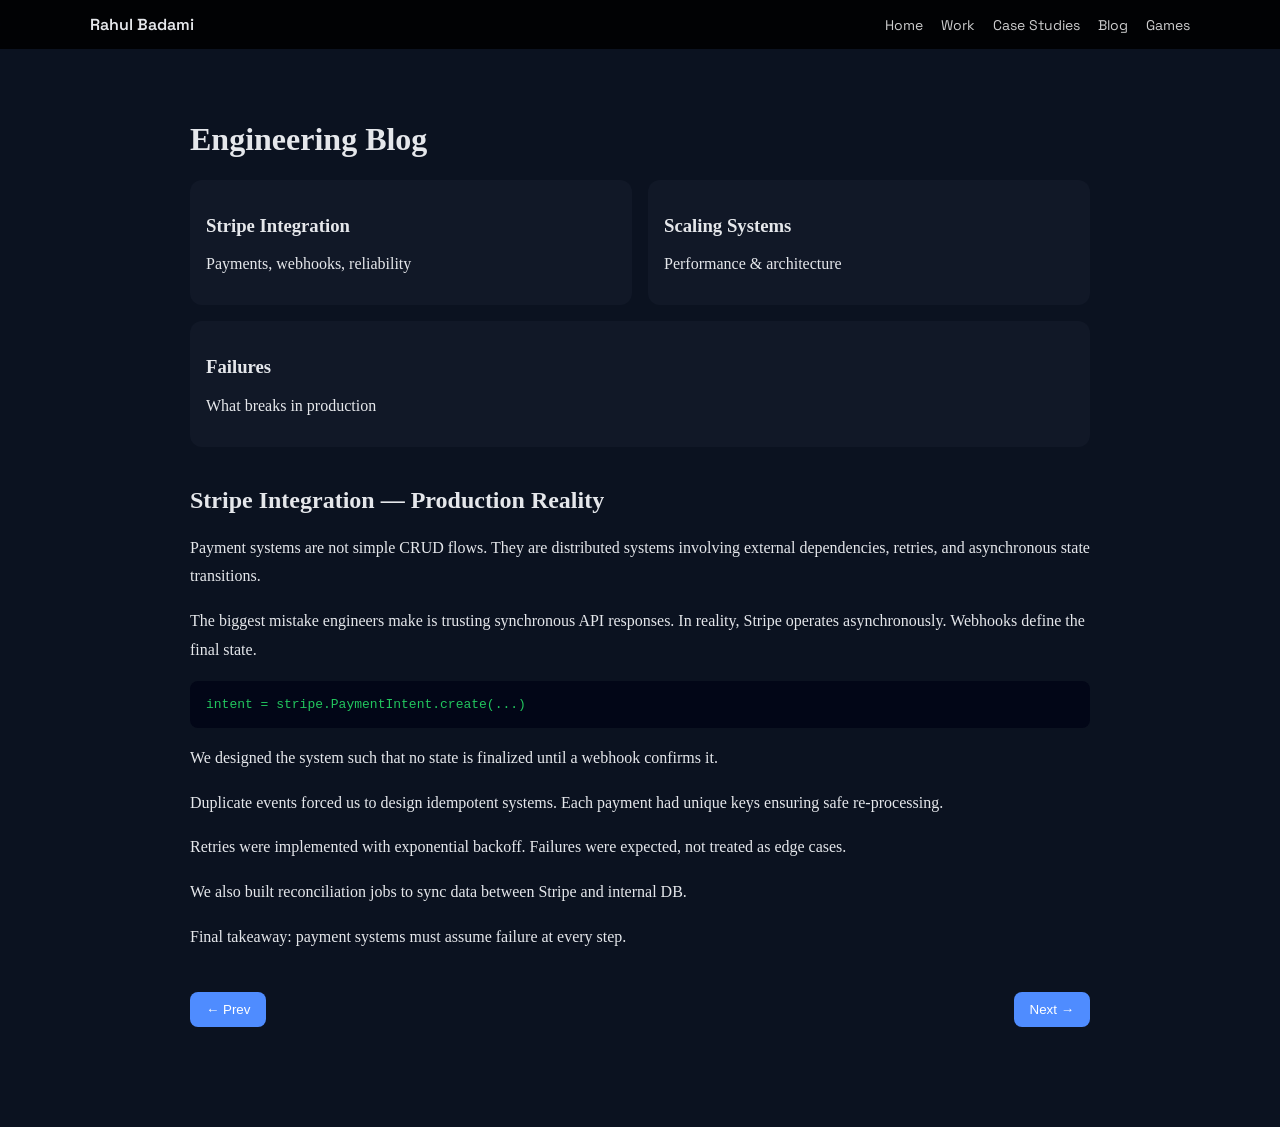
<file: blog.html>
<!DOCTYPE html>

<html>
<head>
<meta name="viewport" content="width=device-width, initial-scale=1.0">
<title>Blog - Rahul Badami</title>

<link href="https://fonts.googleapis.com/css2?family=Space+Grotesk:wght@400;600&display=swap" rel="stylesheet">

<style>
body{
  margin:0;
  font-family:Georgia,serif;
  background:#0b1220;
  color:#e5e7eb;
}

/* NAV */
nav{
  position:fixed;
  top:0;
  width:100%;
  background:rgba(0,0,0,0.85);
  backdrop-filter:blur(12px);
  z-index:1000;
}
.nav-container{
  max-width:1100px;
  margin:auto;
  display:flex;
  align-items:center;
  justify-content:space-between;
  padding:14px 20px;
}
.logo{
  font-family:'Space Grotesk';
  font-weight:600;
}
.nav-links{
  display:flex;
  gap:18px;
}
.nav-links a{
  color:white;
  text-decoration:none;
  font-family:'Space Grotesk';
  font-size:14px;
  opacity:0.8;
}
.nav-links a:hover{opacity:1}
.hamburger{display:none;font-size:24px;cursor:pointer}

/* MOBILE */
@media(max-width:768px){
  .hamburger{display:block}
  .nav-links{
    position:absolute;
    top:60px;
    left:0;
    width:100%;
    background:#0b1220;
    flex-direction:column;
    align-items:center;
    padding:20px 0;
    display:none;
  }
  .nav-links.active{display:flex}
}

/* CONTENT */
.container{
  max-width:900px;
  margin:auto;
  padding:100px 20px;
}

.cards{
  display:flex;
  flex-wrap:wrap;
  gap:16px;
}

.card{
  flex:1;
  min-width:260px;
  background:#111827;
  padding:16px;
  border-radius:12px;
  cursor:pointer;
  transition:0.3s;
}
.card:hover{transform:translateY(-5px)}

.article{
  margin-top:40px;
}
.article p{
  line-height:1.8;
  margin-top:16px;
}
.code{
  background:#020617;
  padding:16px;
  border-radius:8px;
  color:#22c55e;
  font-family:monospace;
  margin-top:16px;
}

.nav-btns{
  display:flex;
  justify-content:space-between;
  margin-top:40px;
}
button{
  padding:10px 16px;
  background:#4f8cff;
  border:none;
  color:white;
  border-radius:8px;
}
</style>

</head>

<body>

<nav>
  <div class="nav-container">
    <div class="logo">Rahul Badami</div>


<div class="nav-links" id="navLinks">
  <a href="index.html">Home</a>
  <a href="work.html">Work</a>
  <a href="case-studies.html">Case Studies</a>
  <a href="blog.html">Blog</a>
  <a href="games.html">Games</a>
</div>

<div class="hamburger" onclick="toggleMenu()">☰</div>


  </div>
</nav>

<div class="container">

<h1>Engineering Blog</h1>

<div class="cards">
  <div class="card" onclick="openBlog(0)">
    <h3>Stripe Integration</h3>
    <p>Payments, webhooks, reliability</p>
  </div>

  <div class="card" onclick="openBlog(1)">
    <h3>Scaling Systems</h3>
    <p>Performance & architecture</p>
  </div>

  <div class="card" onclick="openBlog(2)">
    <h3>Failures</h3>
    <p>What breaks in production</p>
  </div>
</div>

<div id="content" class="article"></div>

</div>

<script>

function toggleMenu(){
  document.getElementById("navLinks").classList.toggle("active");
}

let index = 0;

const blogs = [

`<h2>Stripe Integration — Production Reality</h2>

<p>Payment systems are not simple CRUD flows. They are distributed systems involving external dependencies, retries, and asynchronous state transitions.</p>

<p>The biggest mistake engineers make is trusting synchronous API responses. In reality, Stripe operates asynchronously. Webhooks define the final state.</p>

<div class="code">
intent = stripe.PaymentIntent.create(...)
</div>

<p>We designed the system such that no state is finalized until a webhook confirms it.</p>

<p>Duplicate events forced us to design idempotent systems. Each payment had unique keys ensuring safe re-processing.</p>

<p>Retries were implemented with exponential backoff. Failures were expected, not treated as edge cases.</p>

<p>We also built reconciliation jobs to sync data between Stripe and internal DB.</p>

<p>Final takeaway: payment systems must assume failure at every step.</p>`,

`<h2>Scaling Backend Systems</h2>

<p>Scaling is not about adding servers — it's about removing bottlenecks.</p>

<p>The first bottleneck was database contention. Introducing caching reduced load significantly.</p>

<div class="code">
if(cache.exists(key)){
  return cache.get(key);
}
</div>

<p>We moved heavy operations to async queues, reducing API latency.</p>

<p>Stateless services allowed horizontal scaling across instances.</p>

<p>Monitoring dashboards helped identify latency spikes and throughput limits.</p>

<p>Scaling success came from architecture, not infrastructure.</p>`,

`<h2>Production Failures</h2>

<p>Failures are guaranteed in distributed systems.</p>

<p>Circuit breakers prevented cascading failures.</p>

<p>Retries were controlled to avoid overload.</p>

<p>DLQs ensured failed events were not lost.</p>

<p>Idempotency solved duplicate processing issues.</p>

<p>Lesson: systems must be designed assuming things will break.</p>`

];

function openBlog(i){
  index = i;
  render();
}

function render(){
  document.getElementById("content").innerHTML = blogs[index] + `
  <div class="nav-btns">
    <button onclick="prev()">← Prev</button>
    <button onclick="next()">Next →</button>
  </div>`;
}

function next(){
  index = (index + 1) % blogs.length;
  render();
}

function prev(){
  index = (index - 1 + blogs.length) % blogs.length;
  render();
}

render();

</script>

</body>
</html>
</file>
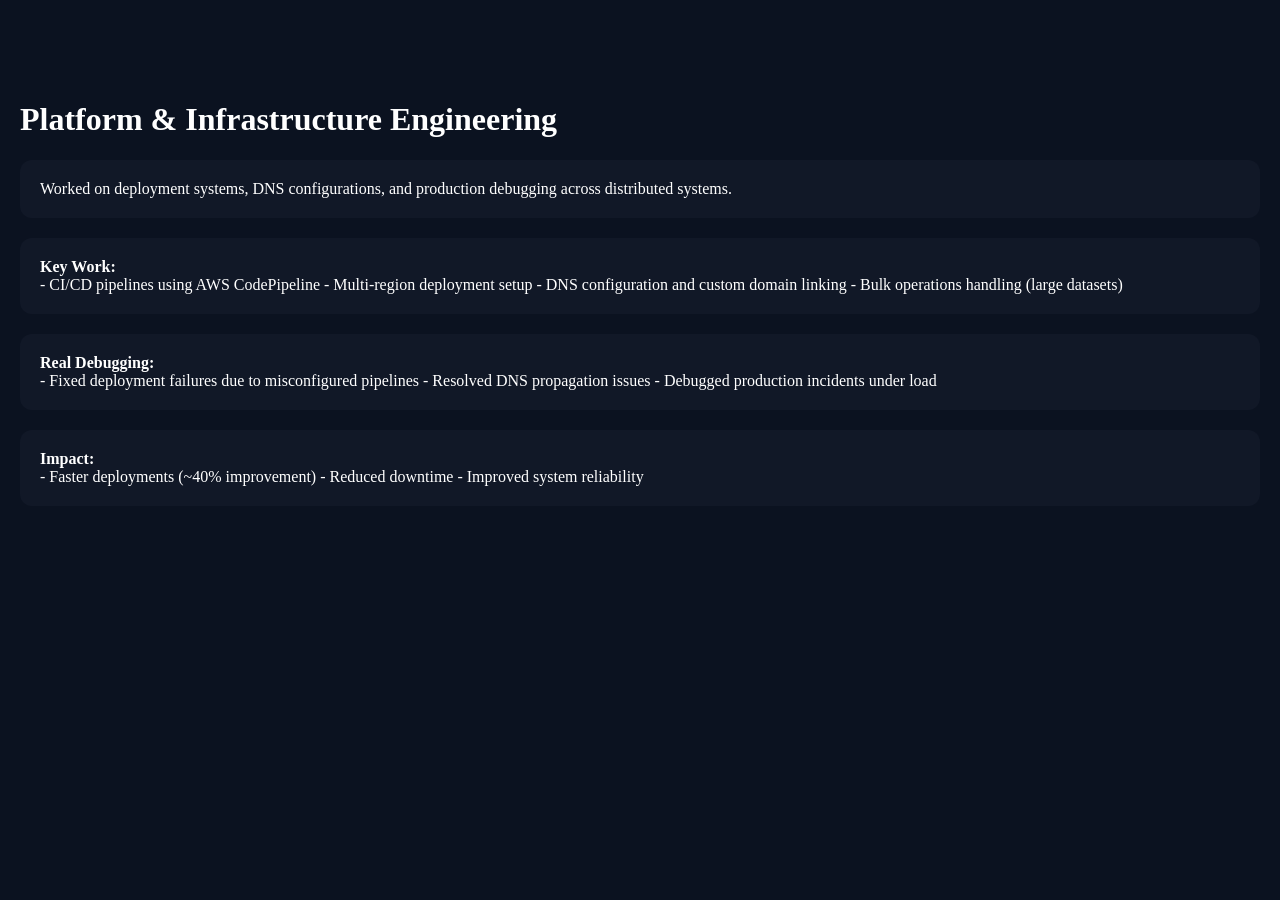
<file: case-platform.html>
<!DOCTYPE html>
<html>
<head>
<meta name="viewport" content="width=device-width, initial-scale=1.0">
<title>Platform Engineering</title>

<style>
body{margin:0;font-family:Space Grotesk;background:#0b1220;color:white;padding:80px 20px}
.box{background:#111827;padding:20px;border-radius:12px;margin-top:20px}
</style>
</head>

<body>

<h1>Platform & Infrastructure Engineering</h1>

<div class="box">
Worked on deployment systems, DNS configurations, and production debugging across distributed systems.
</div>

<div class="box">
<strong>Key Work:</strong><br>
- CI/CD pipelines using AWS CodePipeline  
- Multi-region deployment setup  
- DNS configuration and custom domain linking  
- Bulk operations handling (large datasets)  
</div>

<div class="box">
<strong>Real Debugging:</strong><br>
- Fixed deployment failures due to misconfigured pipelines  
- Resolved DNS propagation issues  
- Debugged production incidents under load  
</div>

<div class="box">
<strong>Impact:</strong><br>
- Faster deployments (~40% improvement)  
- Reduced downtime  
- Improved system reliability  
</div>

</body>
</html>
</file>
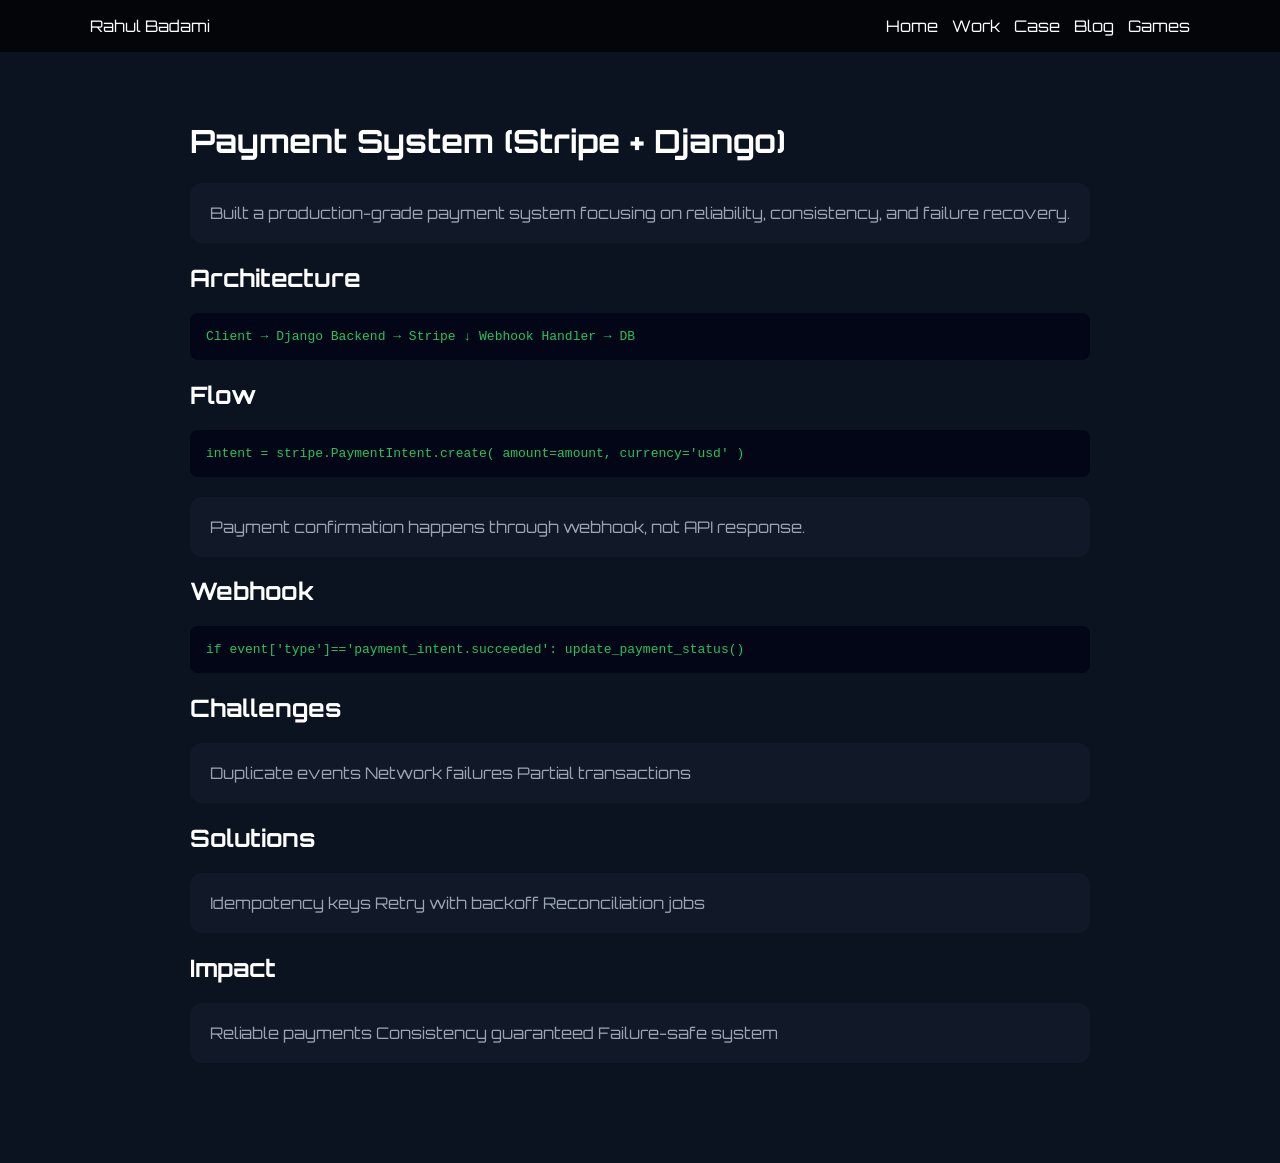
<file: case-psp.html>
<!DOCTYPE html>

<html>
<head>
<meta name="viewport" content="width=device-width, initial-scale=1.0">
<title>PSP System</title>

<link href="https://fonts.googleapis.com/css2?family=Orbitron:wght@400;700&display=swap" rel="stylesheet">

<style>
body{margin:0;font-family:'Orbitron',sans-serif;background:#0b1220;color:white}
a{text-decoration:none;color:white}

/* NAV */
nav{
position:fixed;top:0;width:100%;
display:flex;justify-content:center;
background:rgba(0,0,0,0.7);
}
.nav-container{
width:100%;max-width:1100px;
display:flex;justify-content:space-between;
padding:16px
}
.nav-links{display:flex;gap:14px}
.nav-links a:hover{background:white;color:black;padding:8px;border-radius:8px}

/* CONTENT */
.container{max-width:900px;margin:auto;padding:100px 20px}
.box{background:#111827;padding:20px;border-radius:12px;margin-top:20px;color:#9aa4b2}
.code{background:#020617;padding:16px;border-radius:8px;color:#22c55e;font-family:monospace;margin-top:16px}
</style>

</head>

<body>

<nav>
<div class="nav-container">
<div>Rahul Badami</div>
<div class="nav-links">
<a href="index.html">Home</a>
<a href="work.html">Work</a>
<a href="case-studies.html">Case</a>
<a href="blog.html">Blog</a>
<a href="games.html">Games</a>
</div>
</div>
</nav>

<div class="container">

<h1>Payment System (Stripe + Django)</h1>

<div class="box">
Built a production-grade payment system focusing on reliability, consistency, and failure recovery.
</div>

<h2>Architecture</h2>

<div class="code">
Client → Django Backend → Stripe  
        ↓  
     Webhook Handler → DB
</div>

<h2>Flow</h2>

<div class="code">
intent = stripe.PaymentIntent.create(
 amount=amount,
 currency='usd'
)
</div>

<div class="box">
Payment confirmation happens through webhook, not API response.
</div>

<h2>Webhook</h2>

<div class="code">
if event['type']=='payment_intent.succeeded':
 update_payment_status()
</div>

<h2>Challenges</h2>

<div class="box">
Duplicate events  
Network failures  
Partial transactions  
</div>

<h2>Solutions</h2>

<div class="box">
Idempotency keys  
Retry with backoff  
Reconciliation jobs  
</div>

<h2>Impact</h2>

<div class="box">
Reliable payments  
Consistency guaranteed  
Failure-safe system  
</div>

</div>

</body>
</html>
</file>
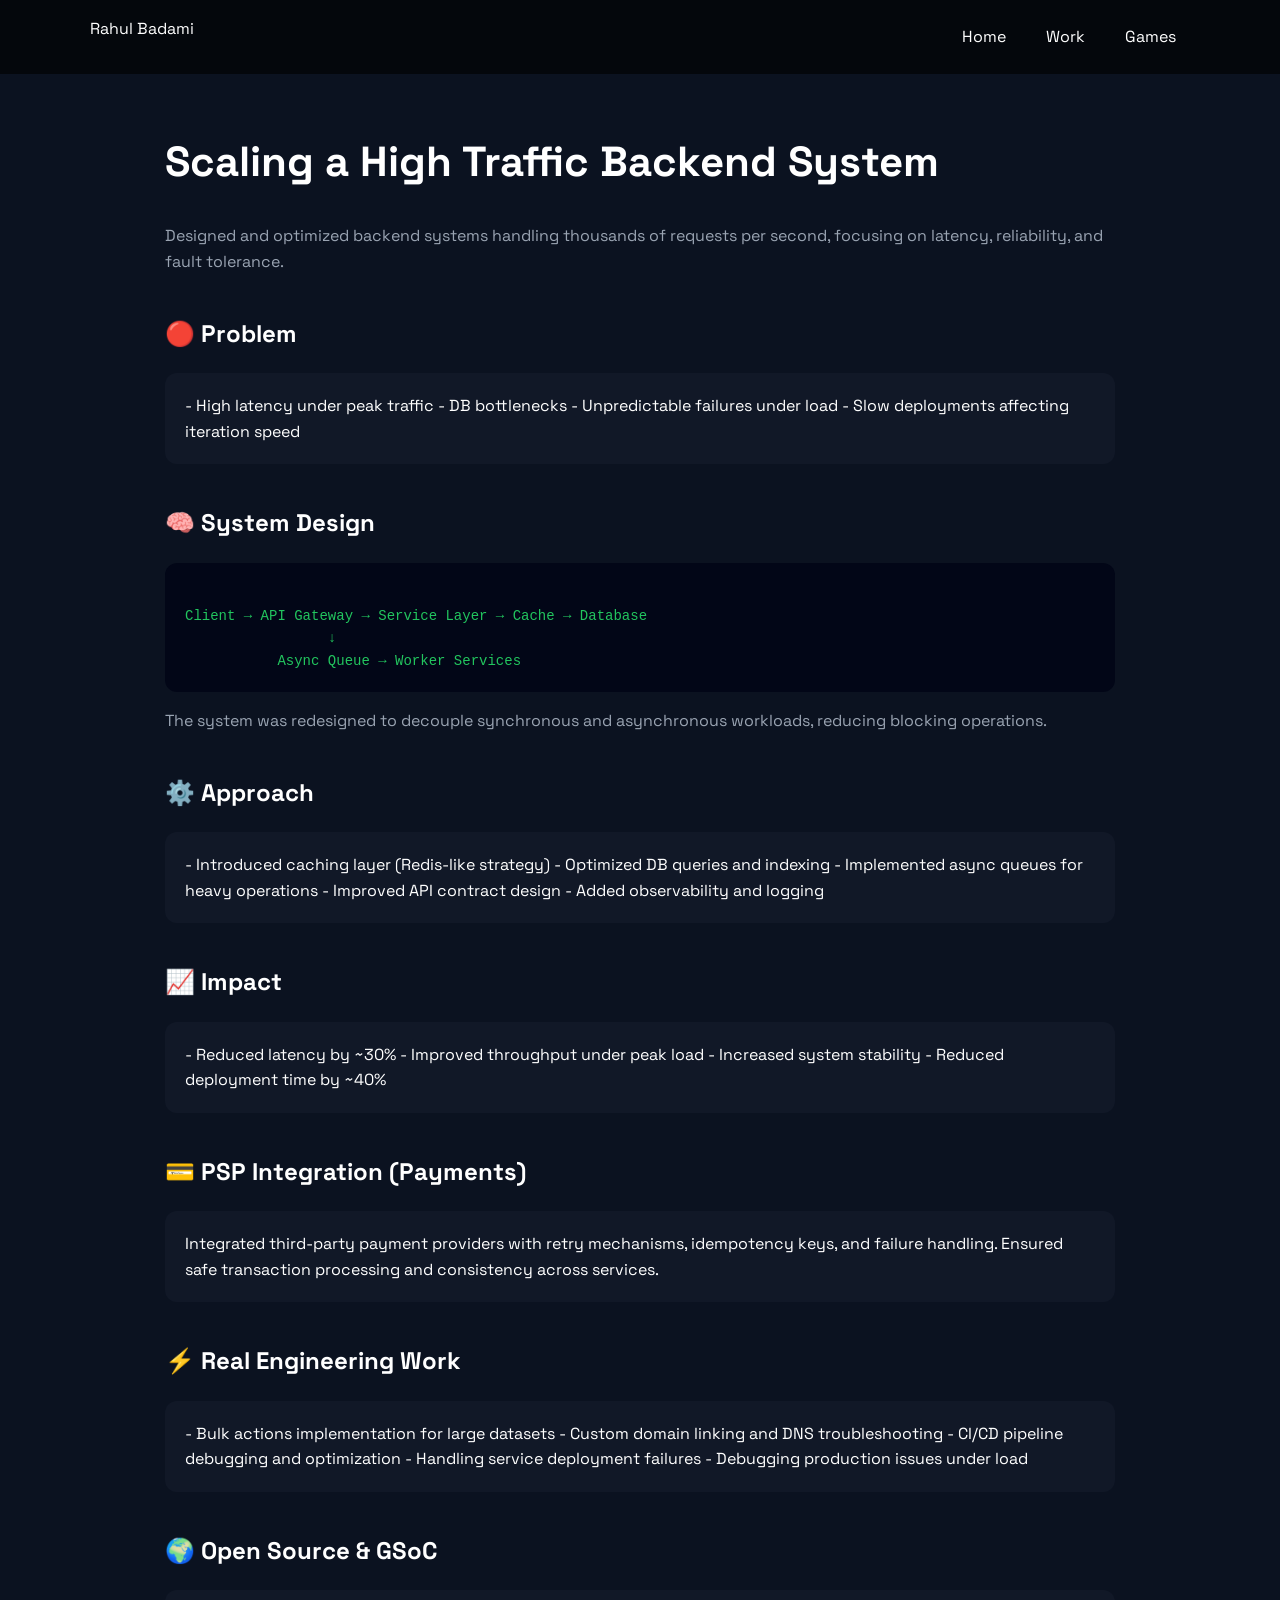
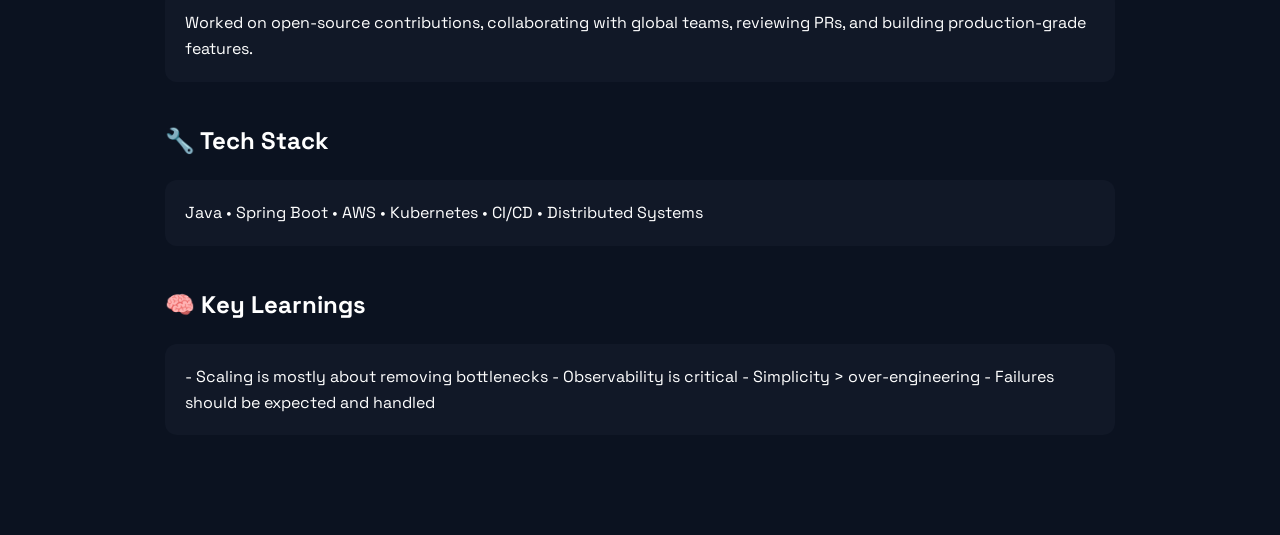
<file: case-study.html>
<!DOCTYPE html>
<html lang="en">
<head>
<meta charset="UTF-8">
<meta name="viewport" content="width=device-width, initial-scale=1.0">
<title>Case Study - Rahul Badami</title>

<link href="https://fonts.googleapis.com/css2?family=Space+Grotesk:wght@400;600&display=swap" rel="stylesheet">

<style>
body{
  margin:0;
  font-family:'Space Grotesk',sans-serif;
  background:#0b1220;
  color:white;
  line-height:1.6;
}

/* NAV */
nav{
  position:fixed;
  top:0;
  width:100%;
  display:flex;
  justify-content:center;
  background:rgba(0,0,0,0.6);
}
.nav-container{
  width:100%;
  max-width:1100px;
  display:flex;
  justify-content:space-between;
  padding:16px;
}
.nav-links{display:flex;gap:12px}
.nav-links a{padding:8px 14px;border-radius:8px;color:white;text-decoration:none}
.nav-links a:hover{background:#4f8cff}

/* CONTENT */
.container{
  max-width:950px;
  margin:auto;
  padding:100px 20px;
}

h1{font-size:42px}
h2{margin-top:40px}

p{color:#9aa4b2}

.box{
  background:#111827;
  padding:20px;
  border-radius:12px;
  margin-top:20px;
}

/* DIAGRAM */
.diagram{
  margin-top:20px;
  padding:20px;
  background:#020617;
  border-radius:12px;
  font-family:monospace;
  font-size:14px;
  white-space:pre;
  overflow:auto;
  color:#22c55e;
}
</style>
</head>

<body>

<nav>
  <div class="nav-container">
    <div>Rahul Badami</div>
    <div class="nav-links">
      <a href="index.html">Home</a>
      <a href="work.html">Work</a>
      <a href="games.html">Games</a>
    </div>
  </div>
</nav>

<div class="container">

<h1>Scaling a High Traffic Backend System</h1>

<p>
Designed and optimized backend systems handling thousands of requests per second, focusing on latency, reliability, and fault tolerance.
</p>

<h2>🔴 Problem</h2>
<div class="box">
- High latency under peak traffic  
- DB bottlenecks  
- Unpredictable failures under load  
- Slow deployments affecting iteration speed  
</div>

<h2>🧠 System Design</h2>

<div class="diagram">
Client → API Gateway → Service Layer → Cache → Database  
                 ↓  
           Async Queue → Worker Services
</div>

<p>
The system was redesigned to decouple synchronous and asynchronous workloads, reducing blocking operations.
</p>

<h2>⚙️ Approach</h2>
<div class="box">
- Introduced caching layer (Redis-like strategy)  
- Optimized DB queries and indexing  
- Implemented async queues for heavy operations  
- Improved API contract design  
- Added observability and logging  
</div>

<h2>📈 Impact</h2>
<div class="box">
- Reduced latency by ~30%  
- Improved throughput under peak load  
- Increased system stability  
- Reduced deployment time by ~40%  
</div>

<h2>💳 PSP Integration (Payments)</h2>
<div class="box">
Integrated third-party payment providers with retry mechanisms, idempotency keys, and failure handling.  
Ensured safe transaction processing and consistency across services.
</div>

<h2>⚡ Real Engineering Work</h2>
<div class="box">
- Bulk actions implementation for large datasets  
- Custom domain linking and DNS troubleshooting  
- CI/CD pipeline debugging and optimization  
- Handling service deployment failures  
- Debugging production issues under load  
</div>

<h2>🌍 Open Source & GSoC</h2>
<div class="box">
Worked on open-source contributions, collaborating with global teams, reviewing PRs, and building production-grade features.
</div>

<h2>🔧 Tech Stack</h2>
<div class="box">
Java • Spring Boot • AWS • Kubernetes • CI/CD • Distributed Systems
</div>

<h2>🧠 Key Learnings</h2>
<div class="box">
- Scaling is mostly about removing bottlenecks  
- Observability is critical  
- Simplicity > over-engineering  
- Failures should be expected and handled  
</div>

</div>

</body>
</html>
</file>
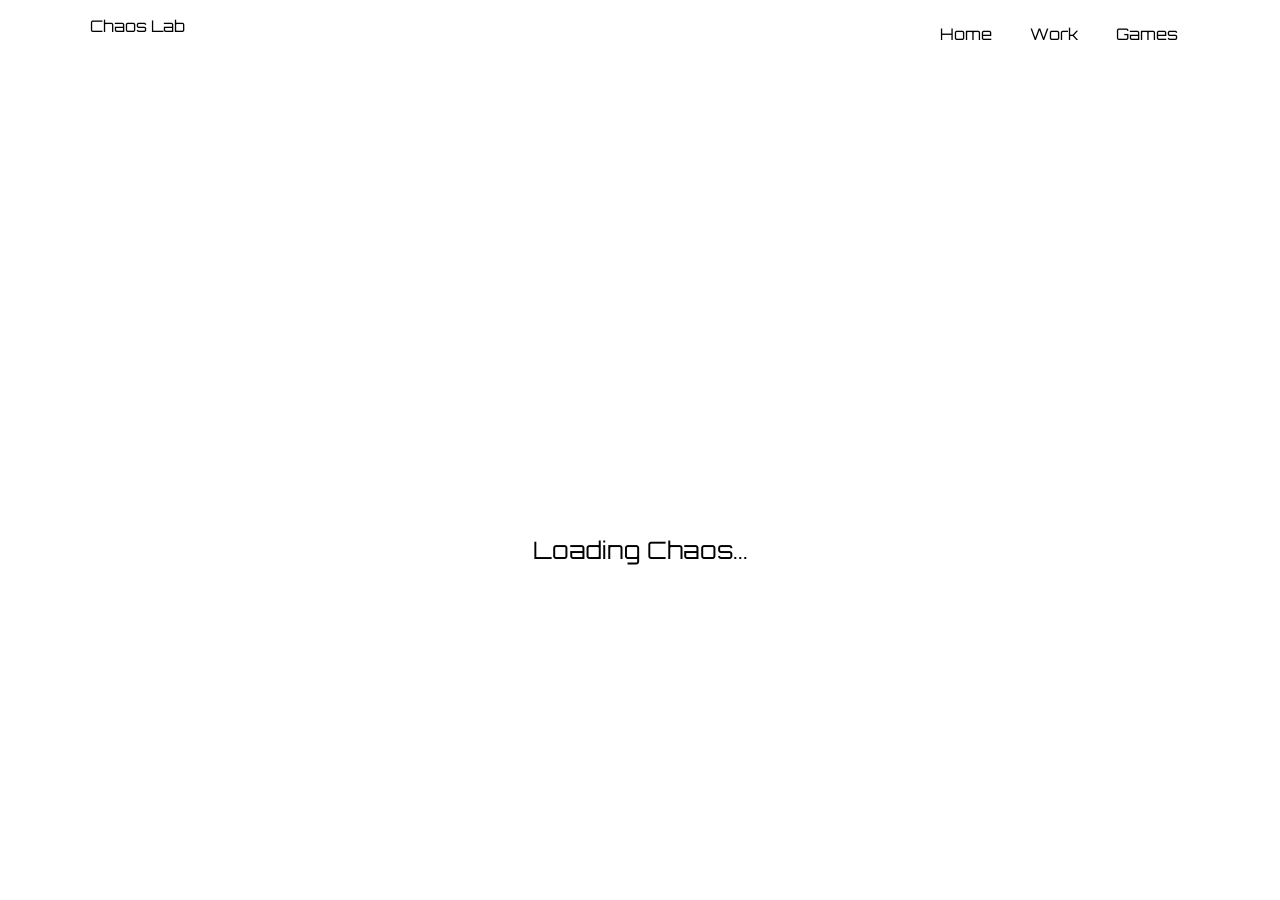
<file: games.html>
<!DOCTYPE html>

<html lang="en">
<head>
<meta charset="UTF-8">
<meta name="viewport" content="width=device-width, initial-scale=1.0">
<title>Chaos Lab</title>

<link href="https://fonts.googleapis.com/css2?family=Orbitron:wght@400;700&display=swap" rel="stylesheet">

<style>
body{
  margin:0;
  font-family:'Orbitron',sans-serif;
  background:white;
}

/* NAV */
nav{
  position:fixed;
  top:0;
  width:100%;
  display:flex;
  justify-content:center;
  background:rgba(255,255,255,0.9);
  backdrop-filter:blur(10px);
}

.nav-container{
  max-width:1100px;
  width:100%;
  display:flex;
  justify-content:space-between;
  padding:16px;
}

.nav-links{
  display:flex;
  gap:14px;
}
.nav-links a{
  color:black;
  text-decoration:none;
  padding:8px 12px;
}

.hamburger{display:none;font-size:24px}

/* MOBILE */
@media(max-width:768px){
  .hamburger{display:block}

  .nav-links{
    position:absolute;
    top:60px;
    left:0;
    width:100%;
    background:white;
    flex-direction:column;
    align-items:center;
    display:none;
  }

  .nav-links.active{display:flex}
}

/* TITLE */
h1{
  text-align:center;
  margin-top:100px;
  font-size:60px;
  animation:glitch 1s infinite;
}

@keyframes glitch{
  0%{text-shadow:2px 2px red}
  50%{text-shadow:-2px -2px blue}
  100%{text-shadow:2px 2px red}
}

@media(max-width:768px){
  h1{font-size:34px}
}

/* CARDS */
.wrapper{
  display:flex;
  flex-wrap:wrap;
  justify-content:center;
  gap:20px;
  padding:20px;
}

.card{
  width:280px;
  padding:20px;
  border-radius:16px;
  background:#f1f5f9;
  text-align:center;
  transition:.3s;
}

.card:hover{
  transform:scale(1.05) rotate(2deg);
}

/* LOADER */
.loader{
  position:fixed;
  width:100%;
  height:100%;
  background:white;
  display:flex;
  justify-content:center;
  align-items:center;
  font-size:24px;
  z-index:2000;
}
</style>

</head>

<body>

<div class="loader" id="loader">Loading Chaos...</div>

<nav>
  <div class="nav-container">
    <div>Chaos Lab</div>


<div class="nav-links" id="navLinks">
  <a href="index.html">Home</a>
  <a href="work.html">Work</a>
  <a href="games.html">Games</a>
</div>

<div class="hamburger" onclick="toggleMenu()">☰</div>


  </div>
</nav>

<h1>🎮 CHAOS LAB</h1>

<div class="wrapper">

<div class="card">
<h3>Experimental Games</h3>
<p>Mechanics > Graphics. Breaking norms.</p>
</div>

<div class="card">
<h3>Play Store Incoming</h3>
<p>Publishing soon 🚀</p>
</div>

<div class="card">
<h3>AI + Games</h3>
<p>Procedural chaos, smart systems</p>
</div>

</div>

<script>
function toggleMenu(){
  document.getElementById("navLinks").classList.toggle("active");
}

setTimeout(()=>{
  document.getElementById('loader').style.display='none'
},1200);
</script>

</body>
</html>
</file>
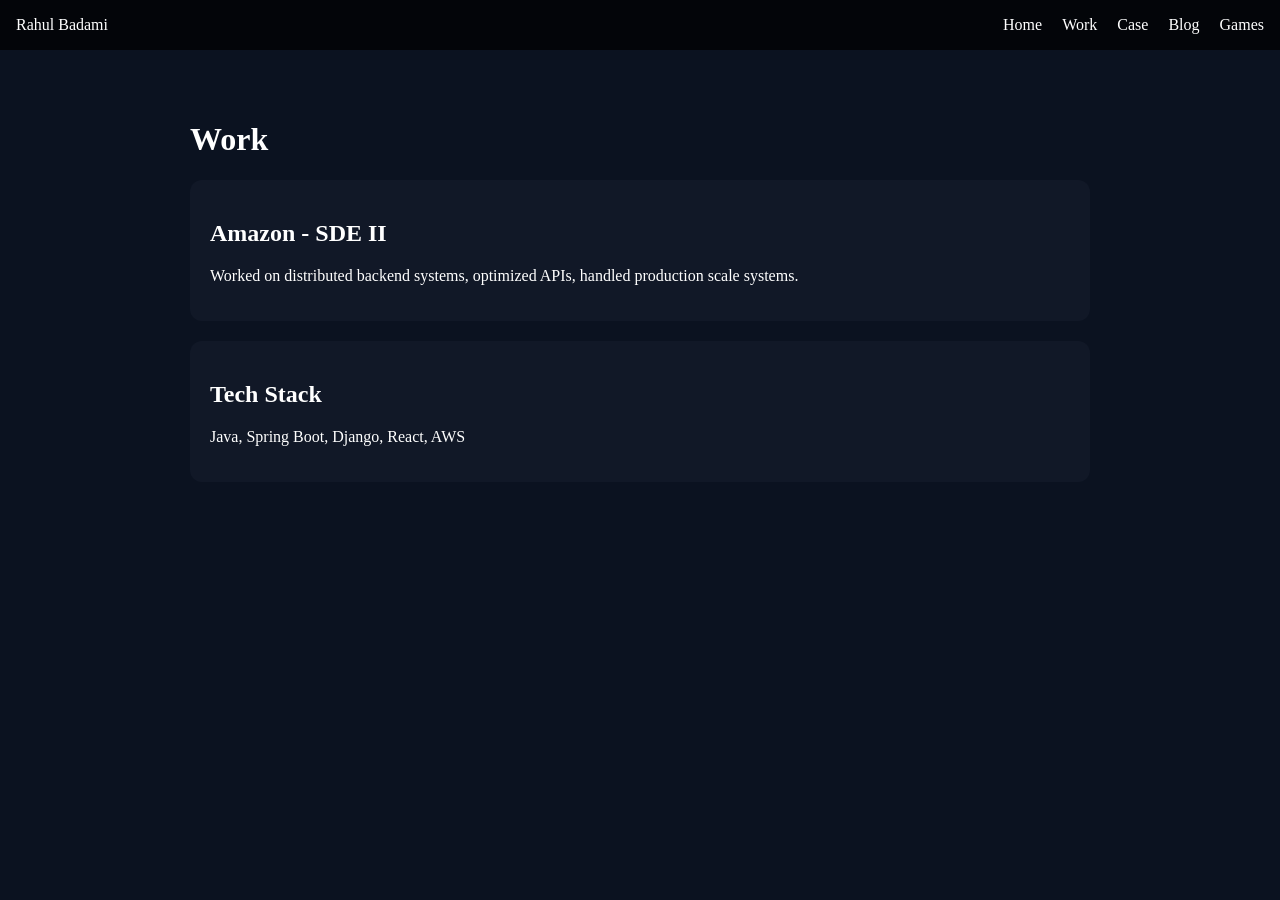
<file: work.html>
<!DOCTYPE html>
<html>
<head>
<meta name="viewport" content="width=device-width, initial-scale=1.0">
<title>Work</title>

<style>
body{margin:0;font-family:Space Grotesk;background:#0b1220;color:white}
nav{position:fixed;top:0;width:100%;background:rgba(0,0,0,0.7)}
.nav-container{display:flex;justify-content:space-between;padding:16px}
.nav-links{display:flex;gap:20px}
.nav-links a{color:white;text-decoration:none}
.hamburger{display:none}

@media(max-width:768px){
.nav-links{position:absolute;top:60px;width:100%;flex-direction:column;display:none;background:#0b1220}
.nav-links.active{display:flex}
.hamburger{display:block}
}

.container{max-width:900px;margin:auto;padding:100px 20px}
.card{background:#111827;padding:20px;border-radius:12px;margin-top:20px}
</style>
</head>

<body>

<nav>
<div class="nav-container">
<div>Rahul Badami</div>
<div class="nav-links" id="navLinks">
<a href="index.html">Home</a>
<a href="work.html">Work</a>
<a href="case-studies.html">Case</a>
<a href="blog.html">Blog</a>
<a href="games.html">Games</a>
</div>
<div class="hamburger" onclick="toggleMenu()">☰</div>
</div>
</nav>

<div class="container">
<h1>Work</h1>

<div class="card">
<h2>Amazon - SDE II</h2>
<p>Worked on distributed backend systems, optimized APIs, handled production scale systems.</p>
</div>

<div class="card">
<h2>Tech Stack</h2>
<p>Java, Spring Boot, Django, React, AWS</p>
</div>

</div>

<script>
function toggleMenu(){document.getElementById("navLinks").classList.toggle("active")}
</script>

</body>
</html>
</file>
